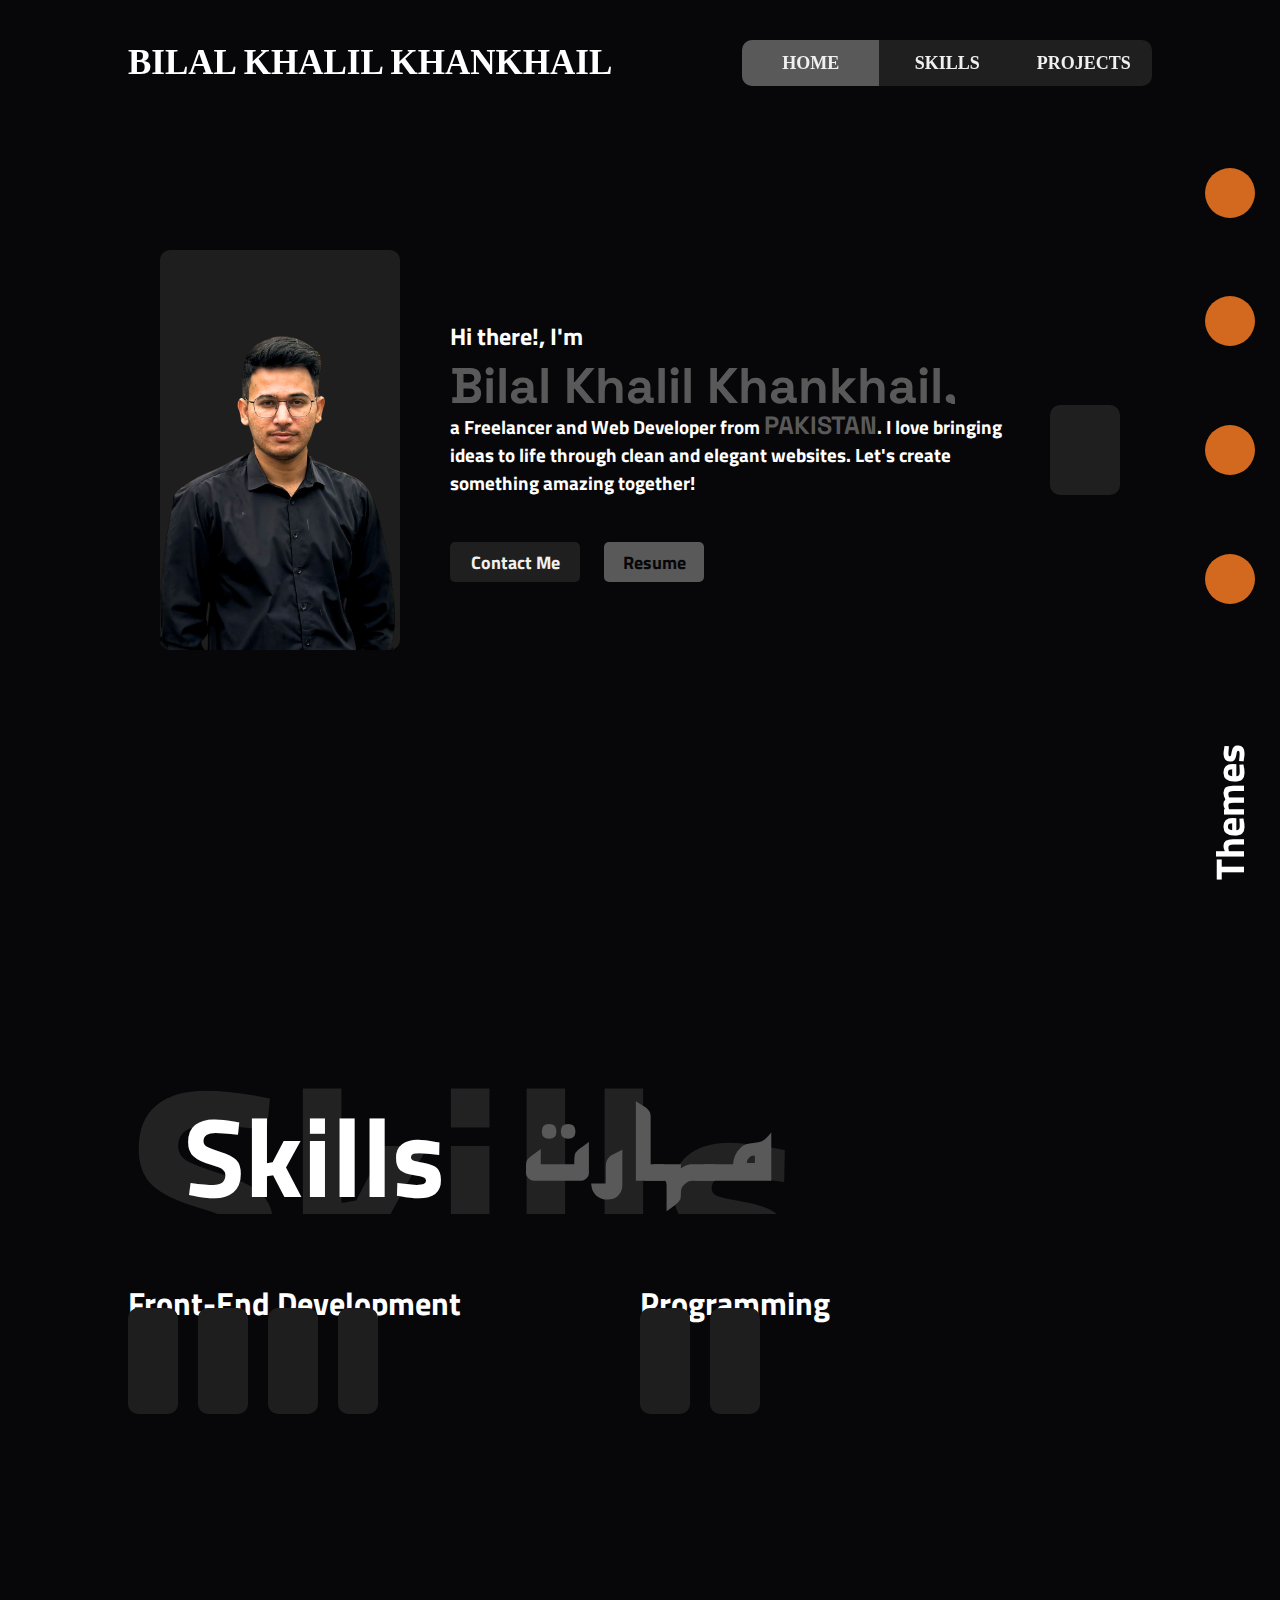
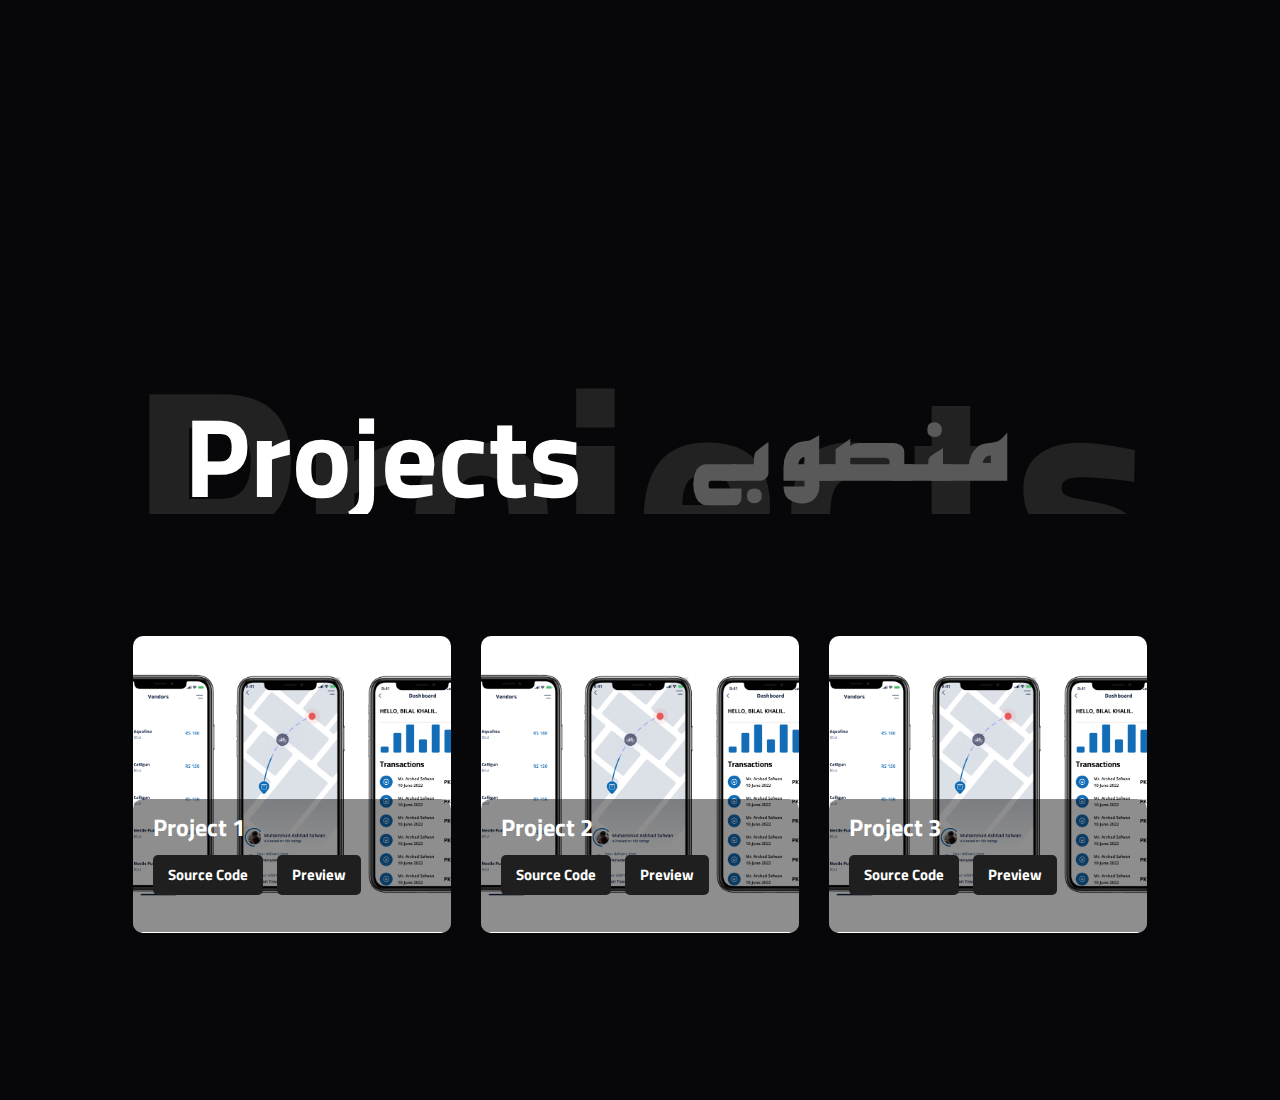
<file: index.html>
<!DOCTYPE html>
<head>
    <title>Bilal Khalil Khankhail</title>
    <meta name="viewport" content="width=device-width, initial-scale=1.0">

    <link rel="stylesheet" href="CSS/Style.css">
    <link rel="stylesheet" href="https://use.fontawesome.com/releases/v5.15.4/css/all.css" integrity="sha384-DyZ88mC6Up2uqS4h/KRgHuoeGwBcD4Ng9SiP4dIRy0EXTlnuz47vAwmeGwVChigm" crossorigin="anonymous">
</head>
<body class="dark">
    
    <!--========= Home Section =========-->
    <section id="home">
        <div>
            <header class="nav">
                <div id="header_wraper">
                    <h2>Bilal Khalil Khankhail</h2>
                    <div id="menu">
                        <div class="link-container active-page">
                            <a href="#home" class="nav-link">Home</a>
                        </div>
                        <div class="link-container">
                            <a href="#skills" class="nav-link">Skills</a>
                        </div>
                        <div class="link-container">
                            <a href="#projects" class="nav-link">Projects</a>
                        </div>
                    </div>
                </div>
            </header>
            <div id="body">
                
                <div id="content">
                    <div id="profile_picture">
                        <!-- <img src="Images/bilal.png" style="width:120%"> -->
                    </div>
                    <div id="details">
                        <div id="bio">
                            <h2 id="greeting">Hi there!, I'm</h2>
                            <div id="name-container">
                                <h1 class="name">Bilal Khalil Khankhail,</h1>
                                <h1 class="name">Web Developer,</h1>
                                <h1 class="name">Freelancer,</h1>
                            </div>
                            <h3 id="job">
                                a Freelancer and Web Developer from
                                <span id="country">Pakistan</span>. I love bringing ideas 
                                to life through clean and elegant websites. Let's create 
                                something amazing together!
                            </h3>
                            <button id="contact_me">Contact Me</button>
                            <button id="resume">Resume</button>
                        </div>
                        <div id="social_media">
                            <i class="icon social_media_link fab fa-linkedin"></i>
                            <i class="icon social_media_link fab fa-github-square"></i>
                            <i class="icon social_media_link fab fa-twitter-square"></i>
                        </div>
                    </div>
                </div>
            </div>
        </div>
        <div id="themes">
            <div></div>
            <div class="color-schemes">
                <span class="color"></span>
                <span class="color"></span>
                <span class="color"></span>
                <span class="color"></span>
            </div>
            <h1>Themes</h1>
        </div>
    </section>

    <!--========= Skills Section =========-->
    <section id="skills">
        <div class="wraper">
            <div class="title">
                <h1 class="title-text back">Skills</h1>
                <h1 class="title-text front">Skills</h1>
                <h1 class="title-text urdu">مہارت</h1>
            </div>
            <div class="skillsets">
                <div id="fe-icons" class="icon-wraper">
                    <i class="title-icon fas fa-code"></i>
                    <h1>Front-End Development</h1>
                    <i class="icon fab fa-html5"></i>
                    <i class="icon fab fa-css3-alt"></i>
                    <i class="icon fab fa-js-square"></i>
                    <i class="icon fab fa-react"></i>
                </div>
                <div id="pr-icons" class="icon-wraper">
                    <i class="title-icon fas fa-terminal"></i>
                    <h1>Programming</h1>
                    <i class="icon fab fa-python"></i>
                    <i class="icon fab fa-js-square"></i>
                </div>
                <!-- <h1>Others</h1> -->
            </div>
        </div>
    </section>

    <!--========= Projects Section =========-->
    <section id="projects">
        <div class="wraper">
            <div class="title">
                <h1 class="title-text back">Projects</h1>
                <h1 class="title-text front">Projects</h1>
                <h1 class="title-text urdu">منصوبے</h1>
            </div>
            <div id="projects_card">
                <div class="card">
                    <div class="cover"></div>
                    <div class="details-options">
                        <h2>Project 1</h2>
                        <button>Source Code</button>
                        <button>Preview</button>
                    </div>
                </div>
                <div class="card">
                    <div class="cover"></div>
                    <div class="details-options">
                        <h2>Project 2</h2>
                        <button>Source Code</button>
                        <button>Preview</button>
                    </div>
                </div>
                <div class="card">
                    <div class="cover"></div>
                    <div class="details-options">
                        <h2>Project 3</h2>
                        <button>Source Code</button>
                        <button>Preview</button>
                    </div>
                </div>
            </div>
        </div>
    </section>

    <script type="text/javascript" src="JavaScript/main.js"></script>
</body>
</html>
</file>
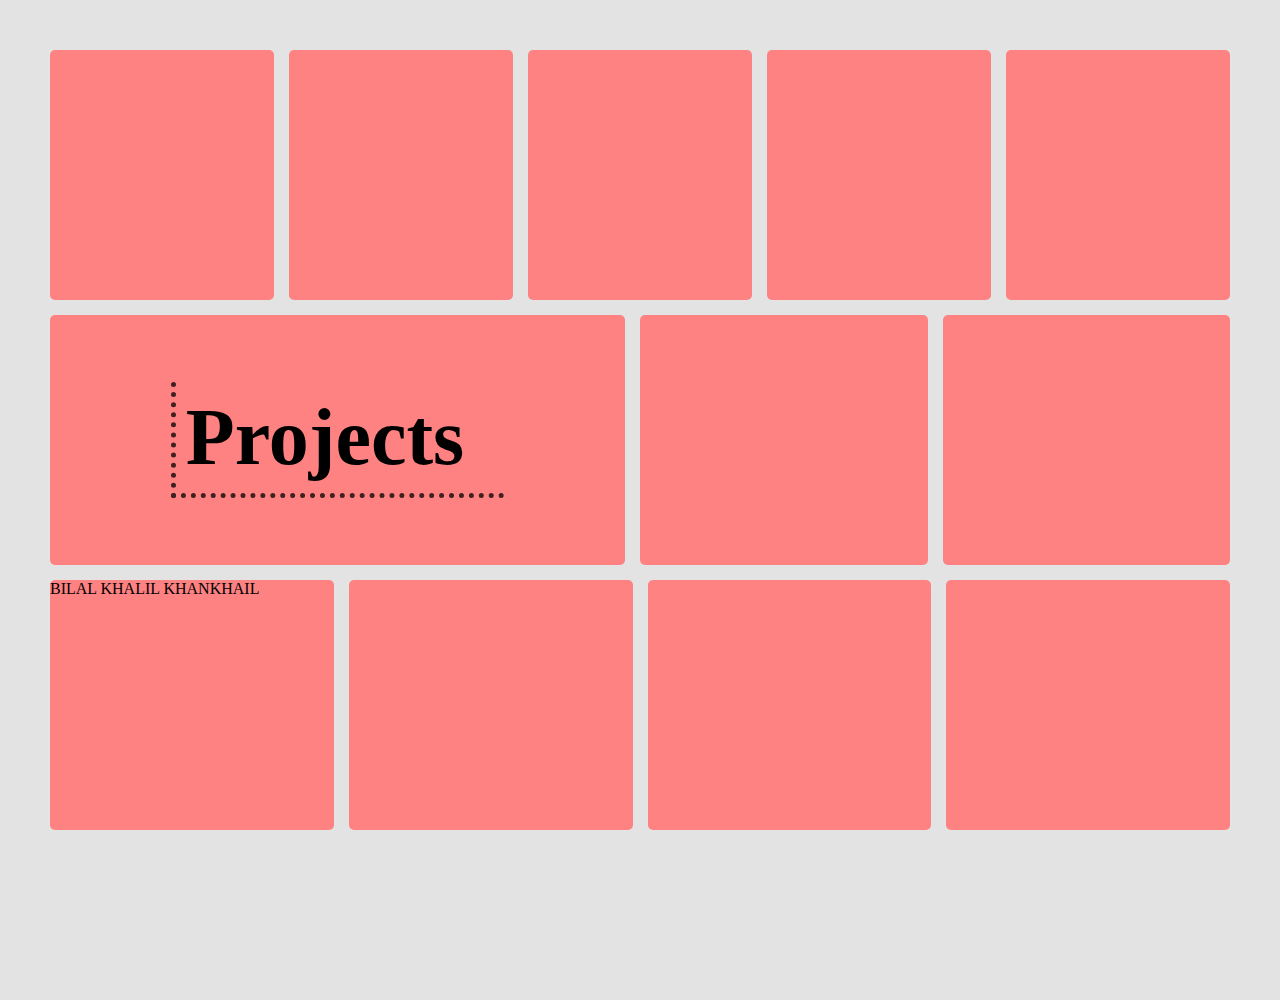
<file: 2.0/index.html>
<!DOCTYPE html>
<head>
    <title>Bilal Khalil Khankhail</title>
    <link rel="stylesheet" href="style.css">
</head>
<body>
    <div class="grid-container">
        <div class="grid grid-1">
            <div class="sub-grid"></div>
            <div class="sub-grid"></div>
            <div class="sub-grid"></div>
            <div class="sub-grid"></div>
            <div class="sub-grid"></div>
        </div>
        <div class="grid grid-2">
            <div class="sub-grid">
                <h1>Projects</h1>
            </div>
            <div class="sub-grid"></div>
            <div class="sub-grid"></div>
        </div>
        <div class="grid grid-3">
            <div class="sub-grid">
                BILAL KHALIL KHANKHAIL
            </div>
            <div class="sub-grid"></div>
            <div class="sub-grid"></div>
            <div class="sub-grid"></div>
        </div>
    </div>
</body>
</html>
</file>
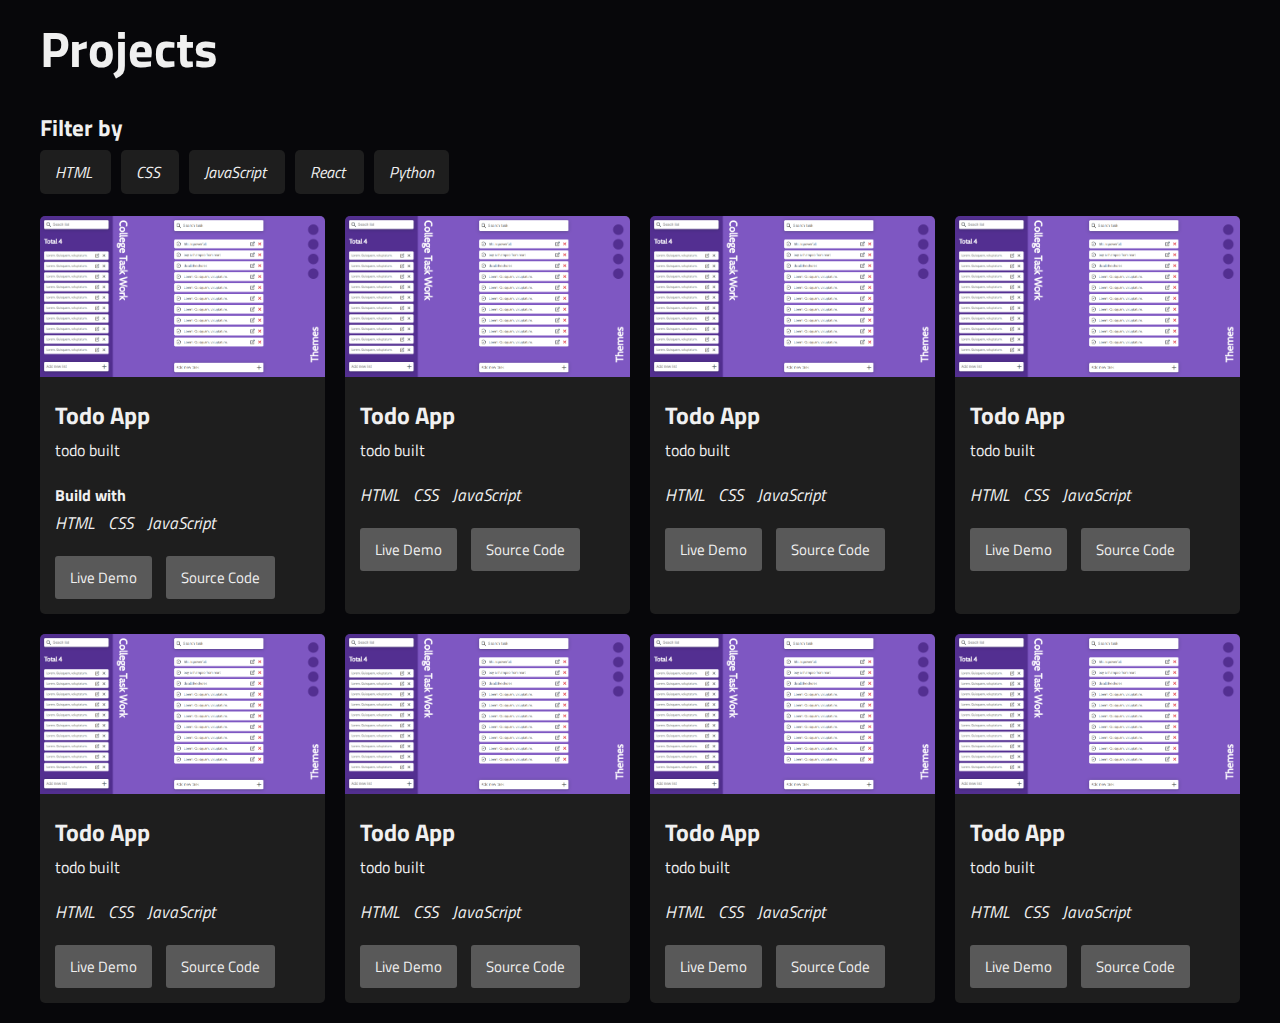
<file: Pages/projects.html>
<!DOCTYPE html>
<html lang="en">
<head>
    <meta charset="UTF-8">
    <meta name="viewport" content="width=device-width, initial-scale=1.0">
    <title>Projects - Bilal Khalil Khankhail</title>

    <link rel="stylesheet" href="../CSS/Projects.css">
    <link rel="stylesheet" href="https://use.fontawesome.com/releases/v5.15.4/css/all.css" integrity="sha384-DyZ88mC6Up2uqS4h/KRgHuoeGwBcD4Ng9SiP4dIRy0EXTlnuz47vAwmeGwVChigm" crossorigin="anonymous">
</head>
<body class="dark">
    <div id="header">
        <h1 id="title">Projects</h1>
        <h3>Filter by</h3>
        <div id="filterby" class="icons">
            <i class="icon html fab fa-html5">
                <span class="label">HTML</span>
            </i>
            <i class="icon css fab fa-css3-alt">
                <span class="label">CSS</span>
            </i>
            <i class="icon javascript fab fa-js-square">
                <span class="label">JavaScript</span>
            </i>
            <i class="icon react fab fa-react">
                <span class="label">React</span>
            </i>
            <i class="icon python fab fa-python">
                <span class="label"> Python</span>
            </i>
        </div>
    </div>
    <div id="projects">
        <div class="card">
            <image class="cover" src="../Images/todo.png" alt="Todo">
            <div class="card-detail">
                <h2 class="project-title">Todo App</h2>
                <p class="project-details">todo built</p>
                <h4>Build with</h4>
                <div class="tags">
                    <i class="icon html fab fa-html5">
                        <span class="label">HTML</span>
                    </i>
                    <i class="icon css fab fa-css3-alt">
                        <span class="label">CSS</span>
                    </i>
                    <i class="icon javascript fab fa-js-square">
                        <span class="label">JavaScript</span>
                    </i>
                </div>
                <div class="buttons">
                    <button class="button">Live Demo</button>
                    <button class="button">Source Code</button>
                </div>
            </div>
        </div>
        <div class="card">
            <image class="cover" src="../Images/todo.png" alt="Todo">
            <div class="card-detail">
                <h2>Todo App</h2>
                <p>todo built</p>
                <div class="tags">
                    <i class="icon html fab fa-html5">
                        <span class="label">HTML</span>
                    </i>
                    <i class="icon css fab fa-css3-alt">
                        <span class="label">CSS</span>
                    </i>
                    <i class="icon javascript fab fa-js-square">
                        <span class="label">JavaScript</span>
                    </i>
                </div>
                <div class="buttons">
                    <button class="button">Live Demo</button>
                    <button class="button">Source Code</button>
                </div>
            </div>
        </div>
        <div class="card">
            <image class="cover" src="../Images/todo.png" alt="Todo">
            <div class="card-detail">
                <h2>Todo App</h2>
                <p>todo built</p>
                <div class="tags">
                    <i class="icon html fab fa-html5">
                        <span class="label">HTML</span>
                    </i>
                    <i class="icon css fab fa-css3-alt">
                        <span class="label">CSS</span>
                    </i>
                    <i class="icon javascript fab fa-js-square">
                        <span class="label">JavaScript</span>
                    </i>
                </div>
                <div class="buttons">
                    <button class="button">Live Demo</button>
                    <button class="button">Source Code</button>
                </div>
            </div>
        </div>
        <div class="card">
            <image class="cover" src="../Images/todo.png" alt="Todo">
            <div class="card-detail">
                <h2>Todo App</h2>
                <p>todo built</p>
                <div class="tags">
                    <i class="icon html fab fa-html5">
                        <span class="label">HTML</span>
                    </i>
                    <i class="icon css fab fa-css3-alt">
                        <span class="label">CSS</span>
                    </i>
                    <i class="icon javascript fab fa-js-square">
                        <span class="label">JavaScript</span>
                    </i>
                </div>
                <div class="buttons">
                    <button class="button">Live Demo</button>
                    <button class="button">Source Code</button>
                </div>
            </div>
        </div>
        <div class="card">
            <image class="cover" src="../Images/todo.png" alt="Todo">
            <div class="card-detail">
                <h2>Todo App</h2>
                <p>todo built</p>
                <div class="tags">
                    <i class="icon html fab fa-html5">
                        <span class="label">HTML</span>
                    </i>
                    <i class="icon css fab fa-css3-alt">
                        <span class="label">CSS</span>
                    </i>
                    <i class="icon javascript fab fa-js-square">
                        <span class="label">JavaScript</span>
                    </i>
                </div>
                <div class="buttons">
                    <button class="button">Live Demo</button>
                    <button class="button">Source Code</button>
                </div>
            </div>
        </div>
        <div class="card">
            <image class="cover" src="../Images/todo.png" alt="Todo">
            <div class="card-detail">
                <h2>Todo App</h2>
                <p>todo built</p>
                <div class="tags">
                    <i class="icon html fab fa-html5">
                        <span class="label">HTML</span>
                    </i>
                    <i class="icon css fab fa-css3-alt">
                        <span class="label">CSS</span>
                    </i>
                    <i class="icon javascript fab fa-js-square">
                        <span class="label">JavaScript</span>
                    </i>
                </div>
                <div class="buttons">
                    <button class="button">Live Demo</button>
                    <button class="button">Source Code</button>
                </div>
            </div>
        </div>
        <div class="card">
            <image class="cover" src="../Images/todo.png" alt="Todo">
            <div class="card-detail">
                <h2>Todo App</h2>
                <p>todo built</p>
                <div class="tags">
                    <i class="icon html fab fa-html5">
                        <span class="label">HTML</span>
                    </i>
                    <i class="icon css fab fa-css3-alt">
                        <span class="label">CSS</span>
                    </i>
                    <i class="icon javascript fab fa-js-square">
                        <span class="label">JavaScript</span>
                    </i>
                </div>
                <div class="buttons">
                    <button class="button">Live Demo</button>
                    <button class="button">Source Code</button>
                </div>
            </div>
        </div>
        <div class="card">
            <image class="cover" src="../Images/todo.png" alt="Todo">
            <div class="card-detail">
                <h2>Todo App</h2>
                <p>todo built</p>
                <div class="tags">
                    <i class="icon html fab fa-html5">
                        <span class="label">HTML</span>
                    </i>
                    <i class="icon css fab fa-css3-alt">
                        <span class="label">CSS</span>
                    </i>
                    <i class="icon javascript fab fa-js-square">
                        <span class="label">JavaScript</span>
                    </i>
                </div>
                <div class="buttons">
                    <button class="button">Live Demo</button>
                    <button class="button">Source Code</button>
                </div>
            </div>
        </div>
    </div>
</body>
</html>
</file>
<file: CSS/Style.css>
@import url('https://db.onlinewebfonts.com/c/9b62dc86f936227b3f7b367bd0b6c05e?family=Tw+Cen+MT');
@import url('https://fonts.googleapis.com/css2?family=REM:wght@300&family=Space+Grotesk&family=Titillium+Web:wght@600&display=swap');
* {
    padding: 0;
    margin: 0;
}

html, body {
    box-sizing: border-box;
    height: 100%;
    /* width: 100%; */
    /* overflow-y: hidden; */
}   

html::-webkit-scrollbar {
    display: none;
}

:root {
    --default-white-color: #ffffff;
    --default-black-color: #000000;
    --home-background-color: #0D0D0D;
    /* --home-background-color: #222222; */
    --skills-background-color: #CB1A2C;
    --projects-background-color: #1D1E4E;
    --faded-title-color: #222222;

    --text-color: #f0f0f0;
    --background-color: #ffffff;
    --primary-color: #595959;
    --secondary-color: #1f1f1f;
    --accent-color: #FAA916;
}

.dark {
    --text-color: #f0f0f0;
    --background-color: #07070A;
    --primary-color: #595959;
    --secondary-color: #1f1f1f;
    --accent-color: #595959;
}

/* .cream {
    --text-color: #1f1f1f;
    --background-color: #fefae0;
    --primary-color: #1f1f1f;
    --secondary-color: #1f1f1f;
    --accent-color: #1f1f1f;
} */

.purple {
    --text-color: #f0f0f0;
    --background-color: #662C91;
    --primary-color: #07070A;
    --secondary-color: #07070A;
    --accent-color: #FAA916;
}

@font-face {
    font-family: "Aadil";
    src: url("../Fonts/Aadil.ttf") format("truetype");
    font-weight: normal;
    font-style: normal;
}

/*============== Body Globals ==============*/

section {
    /* width: 100vw; */
    height: 100%;
    overflow: hidden;
}

section#home {
    display: grid;
    justify-items: end;
    background-color: var(--background-color);
}

section#skills {
    background-color: var(--background-color);
}

section#projects {
    background-color: var(--background-color);
}

section#popup-projects {
    background-color: var(--background-color);
}

.wraper {
    width: 80%;
    margin: auto;
    padding-top: 4rem;
}

.title {
    height: 250px;
    overflow: hidden;
    position: relative;
}

.front {
    color: var(--default-white-color);
    position: absolute;
    font-family: 'Titillium Web', sans-serif;
    z-index: 2;
    top: 0.95em;
    left: 0.5em;
    font-size: 7rem;
    transform: translateX(-500px);
}

.title-text.front.show {
    transform: translateX(-500px);
    animation: frontSlideIn 1s ease-in-out 0.2s forwards;
}
.title-text.front.hide {
    transform: translateX(0);
    animation: frontSlideOff 1s ease-in-out forwards;
}

.back {
    color: var(--faded-title-color);
    font-size: 18rem;
    font-family: 'Titillium Web', sans-serif;
    position: relative;
    z-index: 1;
    transform: translateY(150px);
}

.title-text.back.show {
    transform: translateY(150px);
    animation: backSlideUp 1s ease-in-out 0.2s forwards;
}
.title-text.back.hide {
    transform: translateY(0);
    animation: backSlideOff 1s ease-in-out forwards;
}

.urdu {
    color: var(--accent-color);
    position: absolute;
    font-family: Aadil;
    direction: rtl;
    font-size: 7rem;
    top: 0.95em;
    left: 3.5em;
    z-index: 1;
    transform: translateX(700px);
}

.title-text.urdu.show {
    transform: translateX(700px);
    animation: urduSlideIn 1s ease-in-out 0.2s forwards;
}
.title-text.urdu.hide {
    transform: translateX(0);
    animation: urduSlideOff 1s ease-in-out forwards;
}

@keyframes urduSlideIn {
    0% {
      transform: translateX(700px);
    }
    100% {
      transform: translateX(0);
    }
}

@keyframes urduSlideOff {
    0% {
      transform: translateX(0);
    }
    100% {
      transform: translateX(700px);
    }
}

@keyframes frontSlideIn {
    0% {
      transform: translateX(-500px);
    }
    100% {
      transform: translateX(0);
    }
}

@keyframes frontSlideOff {
    0% {
      transform: translateX(0);
    }
    100% {
      transform: translateX(-500px);
    }
}

@keyframes backSlideUp {
    0% {
      transform: translateY(150px);
    }
    100% {
      transform: translateY(0);
    }
}

@keyframes backSlideOff {
    0% {
      transform: translateY(0);
    }
    100% {
      transform: translateY(150px);
    }
}

/*============== Home ==============*/
section#home header {
    /* background-color: #0d0d0da3; */
    width: 100%;
    position: fixed;
    z-index: 3;
}
section#home header #header_wraper {
    width: 80%;
    margin: auto;
    padding: 40px;
    display: grid;
    grid-template-columns: 3fr 2fr;
    align-items: center;
}

section#home header #header_wraper h2 {
    color: var(--default-white-color);
    font-family: Tw Cen MT;
    font-size: 35px;
    font-weight: bold;
    text-transform: uppercase;
}
section#home header #header_wraper #menu {
    display: flex;
    /* justify-content: center; */
    border-radius: 10px;
    overflow: hidden;
    background-color: var(--secondary-color);
}

.link-container {
    display: flex;
    justify-content: center;
    align-items: center;
    height: 2.9em;
    width: 100%;
}

.link-container a {
    color: var(--text-color);
    font-family: Tw Cen MT;
    text-decoration: none;
    font-size: 18px;
    font-weight: bold;
    text-transform: uppercase;
}

.active-page {
    background-color: var(--accent-color);
}

.active-page a {
    color: var(--text-color);
}

section#home #content {
    width: 75%;
    height: 100vh;
    margin: auto;
    display: grid;
    grid-template-columns: 1fr 3fr;
    /*justify-items: center;*/
    align-content: center;
    align-items: center;
}

section#home #content #profile_picture {
    background-image: url("../Images/bilal.png");
    background-size: 110%;
    background-position: center;
    width: 100%;
    height: 400px;
    background-color: #1E1E1E;
    border-radius: 10px;
}

section#home #content #details {
    width: 100%;
    height: 400px;
    display: grid;
    grid-template-columns: 9fr 1fr;
    grid-column-gap: 20px;
    align-items: center;
    color: #ffffff;
}

section#home #content #details #bio {
    margin-left: 50px;
    /* font-family: 'REM', sans-serif; */
    font-family: 'Titillium Web', sans-serif;
}

section#home #content #details #bio #name-container {
    height: 50px;
    overflow: hidden;
}

section#home #content #details #bio #name-container .name {
    color: var(--accent-color);
    font-family: 'Space Grotesk', sans-serif;
    font-size: 50px;
    animation: move 4.5s infinite;
}

section#home #content #details #bio #job {
    width: fit-content;
    position: relative;
    margin-top: 5px;
    overflow: hidden;
}

section#home #content #details #bio #job .block {
    position: absolute;
    z-index: 1;
    width: 100%;
    height: 30px;
    background-color: #CB1A2C;
    animation: slideOn 4.5s infinite;
}

section#home #content #details #bio span#country {
    color: var(--accent-color);
    /* font-family: Tw Cen MT; */
    font-family: 'Space Grotesk', sans-serif;
    font-size: 25px;
    text-transform: uppercase;
}

section#home #content #details #bio button {
    width: 100px;
    height: 40px;
    font-family: 'Titillium Web', sans-serif;
    font-size: 18px;
    font-weight: bold;
    border: none;
    border-radius: 5px;
    margin-top: 45px;
}

section#home #content #details #bio button:hover {
    cursor: pointer;
}

section#home #content #details #bio #contact_me {
    width: 130px;
    color: var(--text-color);
    background-color: var(--secondary-color);
}

section#home #content #details #bio #resume {
    background-color: var(--accent-color);
    color: var(--background-color);
    margin-left: 20px;
}

section#home #content #details #social_media {
    display: grid;
    grid-template-columns: 1fr;
    justify-items: center;
    background-color: var(--secondary-color);
    border-radius: 10px;
}

section#home #content #details #social_media .icon {
    color: var(--accent-color);
    font-size: 3rem;
    margin: 15px;
}

section#home #content #details #social_media .icon:hover {
    cursor: pointer;
}

@keyframes move {
    25% {
      transform: translatey(-70px);
      opacity: 1;
    }
    50% {
      transform: translatey(-143px);
    }
    /* 75% {
      transform: translatey(-210px);
    } */
}

section#home #themes {
    display: grid;
    grid-template-rows: 1fr 4fr 2fr;
    justify-items: center;
    height: 100vh;
    position: fixed;
    color: white;
    /* background-color: #CB1A2C; */
}

section#home #themes h1 {
    writing-mode: vertical-lr;
    rotate: 180deg;
    font-size: 40px;
    padding: 20px;
    font-family: "Titillium Web", sans-serif;
}

section#home #themes .color-schemes {
    display: grid;
    grid-template-rows: repeat(4, 1fr);
    align-items: center;
}

section#home #themes .color-schemes .color {
    width: 50px;
    height: 50px;
    background-color: chocolate;
    border-radius: 50%;
}

/*============== Skills ==============*/

section#skills .wraper .skillsets {
    /*background-color: rebeccapurple;*/
    margin: 50px 0;
    display: grid;
    grid-template-columns: repeat(2, 1fr);
}

section#skills .wraper .skillsets .icon-wraper .title-icon {
    font-size: 55px;
    color: var(--default-white-color);
}

section#skills .wraper .skillsets .icon-wraper h1 {
    font-family: 'Titillium Web', sans-serif;
    font-size: 32px;
    color: var(--default-white-color);
    margin-top: 15px;
}

section#skills .wraper .skillsets .icon-wraper .icon {
    color: var(--accent-color);
    font-size: 60px;
    background-color: #1E1E1E;
    padding: 20px;
    border-radius: 10px;
}

section#skills .wraper .skillsets .icon-wraper .icon:not(i:nth-of-type(1),i:nth-of-type(5)) {
    padding: 20px 25px;
}

section#skills .wraper .skillsets .icon-wraper i:not(i:nth-of-type(1), i:nth-of-type(2)) {
    margin: 15px 0 0 20px;
}

/*============== Projects ==============*/

section#projects .wraper .title .urdu {
    left: 5em;
}

section#projects .wraper #projects_card {
    display: grid;
    grid-column-gap: 20px;
    grid-template-columns: repeat(3, 1fr);
    justify-items: center;
    align-items: center;
    height: 60vh;
}

section#projects .wraper #projects_card .card {
    background-image: url("../Images/cover1.jpg");
    background-size: cover;
    background-position: center;
    box-sizing: border-box;
    overflow: hidden;
    width: 97%;
    height: 55%;
    /* padding: 20px; */
    /* text-align: center; */
    border-radius: 10px;
    /* background-color: #1E1E1E; */
}

section#projects .wraper #projects_card .card .cover {
    height: 55%;
}

section#projects .wraper #projects_card .card .details-options {
    box-sizing: border-box;
    height: 45%;
    background-color: #00000071;
    padding:  10px 0 0 20px;
    border-radius: 10px 10px 0 0;
}

section#projects .wraper #projects_card .card .details-options h2 {
    color: var(--default-white-color);
    font-family: 'Titillium Web', sans-serif;
    font-weight: bold;
}

section#projects .wraper #projects_card .card .details-options button {
    height: 40px;
    border: none;
    border-radius: 5px;
    padding: 0 15px;
    margin: 10px 10px 0 0;
    font-size: 15px;
    font-family: 'Titillium Web', sans-serif;
    font-weight: bold;
    color: var(--default-white-color);
    background-color: var(--secondary-color);
}

section#projects .wraper #projects_card .card .details-options button:hover {
    background-color: var(--primary-color);
    cursor: pointer;
}


/*============== Popup Projects ==============*/

section#popup-projects {
    padding: 50px;
}

section#popup-projects h1 {
    font-size: 50px;
    color: var(--text-color);
}

section#popup-projects .icons {
    color: var(--text-color);
    font-size: 45px;
}



@media (max-width: 390px) {

    section {
        height: auto;
    }

    .wraper {
        width: 90%;
        margin: auto;
        padding-top: 40%;
    }
    
    .title {
        height: 85px;
        overflow: hidden;
        position: relative;
    }
    
    .front {
        top: 0.7em;
        left: 0em;
        font-size: 2.5rem;
    }
    
    .back {
        /* display: none; */
        font-size: 6rem;
    }
    
    .urdu {
        font-size: 2.5rem;
        top: 0.7em;
        left: 5.6em;
    }

    /*============== Home ==============*/

    section#home header #header_wraper {
        padding: 30px 0 0 0;
        display: block;
    }

    section#home header #header_wraper h2 {
        margin-bottom: 20px;
        font-size: 28px;
        text-align: center;
    }

    section#home #content {
        width: 90%;
        height: auto;
        display: block;
        padding-top: 43%;
    }
    
    section#home #content #details {
        display: block;
    }
    
    section#home #content #details #bio {
        margin-top: 25px;
        margin-left: 0;
    }

    section#home #content #details #bio #name-container {
        height: 32.5px;
    }

    section#home #content #details #bio #name-container .name {
        font-size: 32.5px;
    }
    
    section#home #content #details #bio #job {
        margin-top: 0;
    }
    
    section#home #content #details #bio span#country {
        font-size: 20px;
    }
    
    section#home #content #details #bio button {
        height: 50px;
        margin-top: 25px;
    }
    
    section#home #content #details #bio #contact_me {
        width: 46%;
    }
    
    section#home #content #details #bio #resume {
        width: 46%;
        margin-left: 20px;
    }
    
    section#home #content #details #social_media {
        margin-top: 15px;
        display: block;
        text-align: center;
        display: grid;
        grid-template-columns: repeat(3, 1fr);
    }
    
    section#home #content #details #social_media .icon {
        color: var(--accent-color);
        font-size: 5rem;
    }

    @keyframes move {
        25% {
          transform: translatey(-45px);
          opacity: 1;
        }
        50% {
          transform: translatey(-91px);
        }
    }

    section#home #themes {
        bottom: 20px;
        right: 20px;
        /* display: inline-flex; */
        /* grid-template-columns: 1fr 4fr 2fr; */
        /* position: fixed; */
    }
    
    section#home #themes h1 {
        display: none;
    }
    
    section#home #themes .color-schemes {
        /* display: grid;
        grid-template-columns: repeat(4, 1fr);
        align-items: center; */
    }
    
    section#home #themes .color-schemes .color {
        /* width: 50px;
        height: 50px;
        background-color: chocolate;
        border-radius: 50%; */
    }

    /*============== Skills ==============*/

    section#skills .wraper .skillsets {
        margin: 50px 0;
        display: block;
    }

    section#skills .wraper .skillsets .icon-wraper {
        margin-bottom: 30px;
    }

    section#skills .wraper .skillsets .icon-wraper .title-icon {
        font-size: 33px;
        color: var(--accent-color);
    }

    section#skills .wraper .skillsets .icon-wraper h1 {
        margin-top: 5px;
        font-size: 25px;
    }

    section#skills .wraper .skillsets .icon-wraper .icon {
        font-size: 55px;
        background-color: var(--background-color);
        padding: 0;
    }

    /*============== Projects ==============*/
    section#projects {
        height: auto;
    }

    section#projects .wraper #projects_card {
        display: block;
        height: auto;
        margin: 40px 0;
    }

    section#projects .wraper #projects_card .card {
        margin-top: 20px;
        width: 100%;
        height: 35vh;
    }
}
</file>
<file: 2.0/style.css>
* {
    padding: 0;
    margin: 0;
}

body {
    background-color: #e3e3e3;
    padding: 50px;
    height: 100vh;
}

.grid-container {
    width: 100%;
    display: grid;
    grid-template-rows: repeat(3, 1fr);
    grid-gap: 15px;
}

.grid {
    /* display: grid;
    grid-template-columns: repeat(5, 1fr); */
}

.grid .sub-grid {
    /* width: max-content; */
    height: 250px;
    background-color: #ff8282;
    border-radius: 5px;
    overflow: hidden;
}

.grid-1 {
    display: grid;
    grid-template-columns: repeat(5, 1fr);
    grid-gap: 15px;
}
.grid-2 {
    display: grid;
    grid-template-columns: 2fr 1fr 1fr;
    grid-gap: 15px;
}
.grid-2 .sub-grid {
    display: grid;
    align-items: center;
    justify-items: center;
}
.grid-2 .sub-grid h1 {
    font-size: 80px;
    border-bottom: 5px solid rgba(0, 0, 0, 0.753);
    border-left: 5px solid rgba(0, 0, 0, 0.753);
    border-left-style: dotted;
    border-bottom-style: dotted;
    padding: 10px 40px 10px 10px;
}
.grid-3 {
    display: grid;
    grid-template-columns: repeat(4, 1fr);
    grid-gap: 15px;
}
</file>
<file: CSS/Projects.css>
@import url('https://db.onlinewebfonts.com/c/9b62dc86f936227b3f7b367bd0b6c05e?family=Tw+Cen+MT');
@import url('https://fonts.googleapis.com/css2?family=REM:wght@300&family=Space+Grotesk&family=Titillium+Web:wght@600&display=swap');


html::-webkit-scrollbar {
    display: none;
}

.dark {
    --text-color: #f0f0f0;
    --background-color: #07070A;
    --primary-color: #595959;
    --secondary-color: #1f1f1f;
    --accent-color: #595959;
}

body {
    padding: 0 30px;
    margin: 0;
    background-color: var(--background-color);
    color: var(--text-color);
    font-family: 'Titillium Web', sans-serif;
}

div#header {
    padding: 10px;
    font-size: 20px;
}

div#header h1 {
    font-size: 2.5em;
    margin: 0;
}

div#header h3 {
    margin-bottom: 10px;
}

div#header #filterby .icon {
    padding: 10px 15px;
    text-align: center;
    font-size: 16px;
    border-radius: 5px;
    background-color: #1e1e1e;
}

div#header #filterby .icon:hover {
    background-color: var(--primary-color);
    cursor: pointer;
}

div#header #filterby .icon:not(:first-child) {
    margin-left: 10px;
}

span.label {
    font-family: 'Titillium Web', sans-serif;
}

div#projects {
    padding: 20px 10px;
    display: grid;
    grid-template-columns: repeat(auto-fit, minmax(min(250px, 100%), 1fr));
    gap: 20px;
}

div#projects .card {
    display: grid;
    grid-template-rows: subgrid;
    grid-row: span 2;
    /* width: fit-content; */
    /* padding: 20px; */
    border-radius: 5px;
    background-color: #1e1e1e;
    overflow: hidden;
}

div#projects .card .cover {
    width: 100%;
    aspect-ratio: 16/9;
    object-fit: cover;
}

div#projects .card .card-detail {
    padding: 0 15px 15px 15px;
}

div#projects .card .card-detail h2 {
    margin: 0;
    padding: 0;
}

div#projects .card .card-detail p {
    margin: 5px 0 20px 0;
}

div#projects .card .card-detail h4 {
    margin-bottom: 0;
}

div#projects .card .card-detail .tags {
    margin: 3px 0 10px 0;
}

div#projects .card .card-detail .tags .icon {
    /* padding: 10px; */
    font-size: 17px;
}

div#projects .card .card-detail .tags .icon:not(:first-child) {
    margin-left: 10px;
}

div#projects .card .card-detail .buttons {
    margin: 20px 0 0 0;
}

div#projects .card .card-detail .buttons .button {
    font-size: 15px;
    font-family: 'Titillium Web', sans-serif;
    color: var(--text-color);
    padding: 10px 15px;
    border: none;
    border-radius: 3px;
    background-color: var(--accent-color);
}

div#projects .card .card-detail .buttons .button:not(:first-child) {
    margin-left: 10px;
}
</file>
